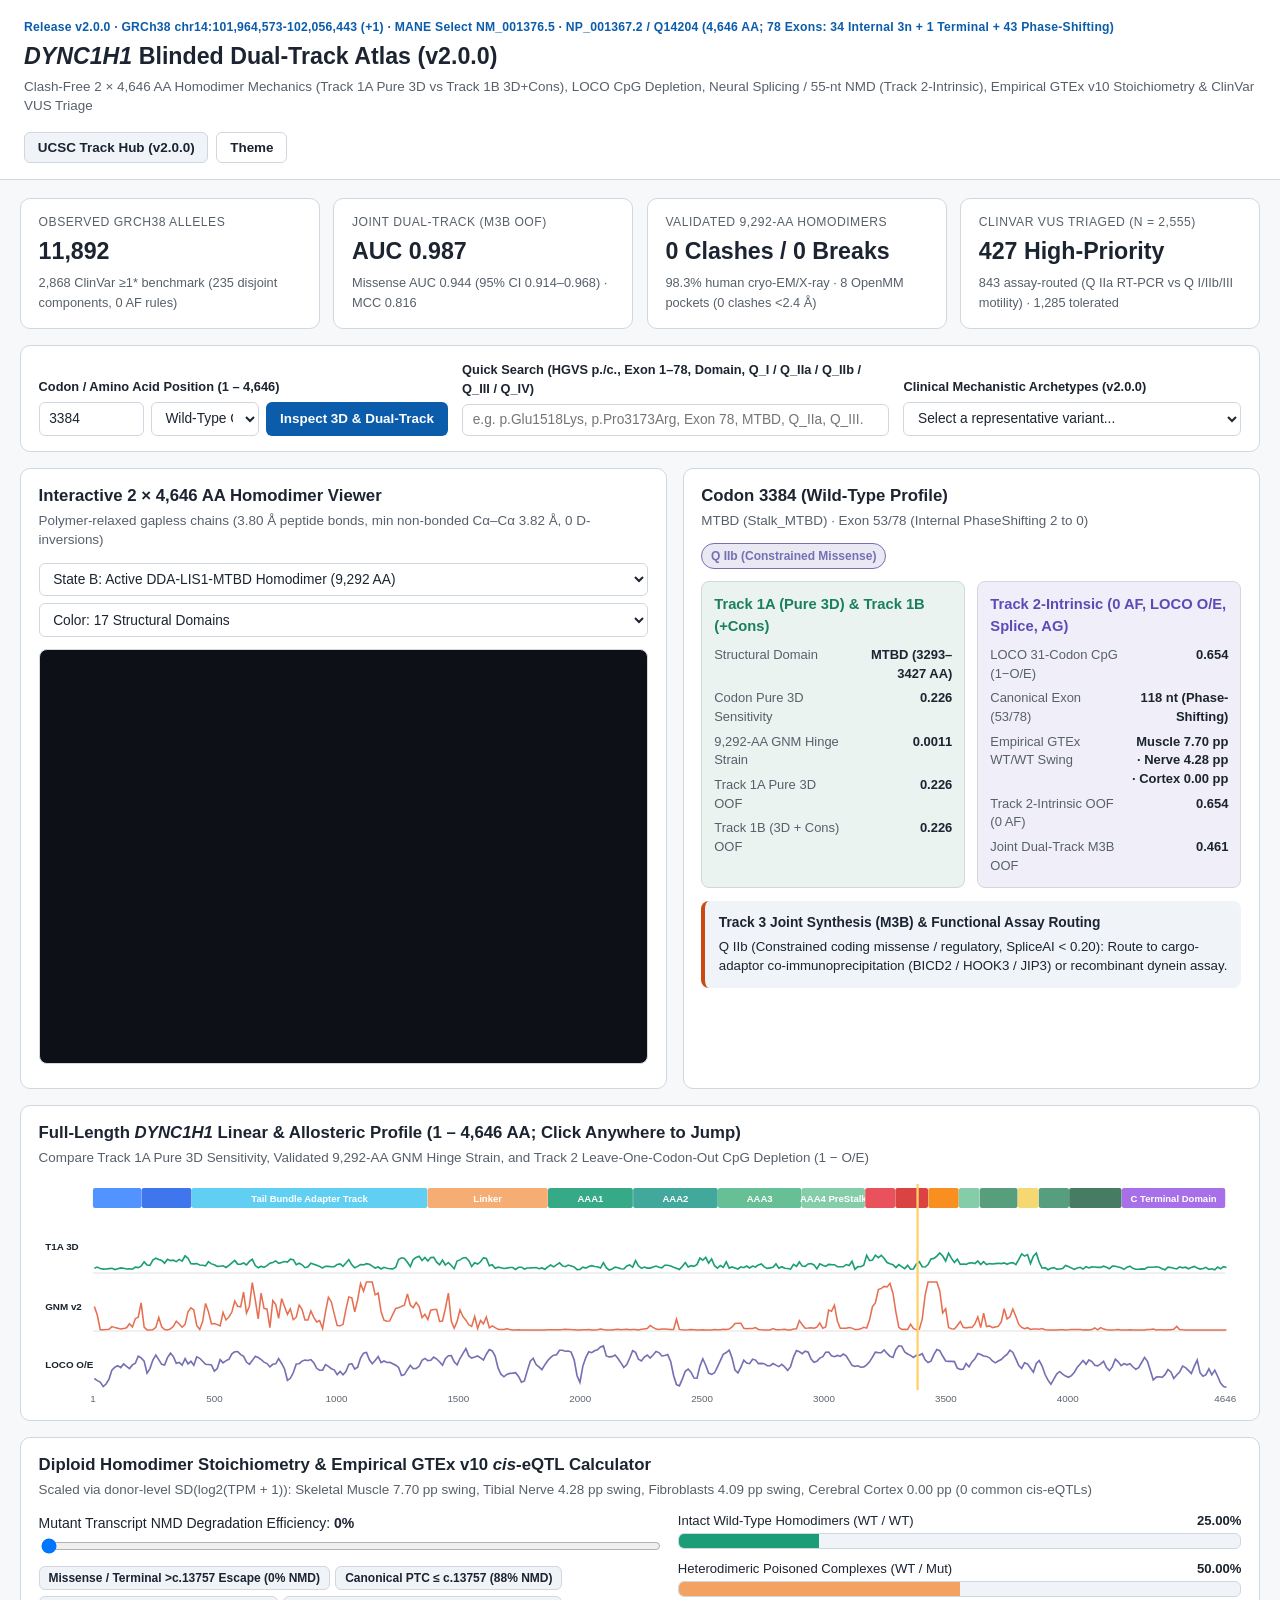
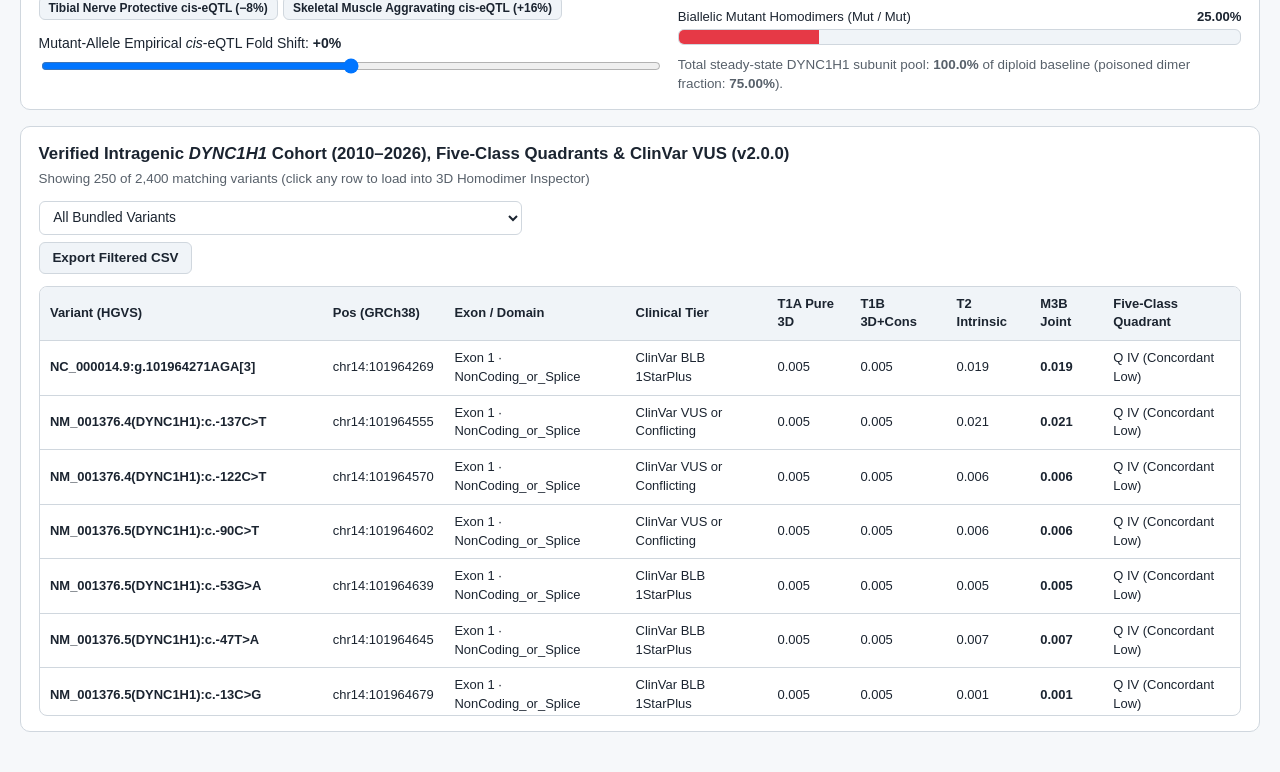
<file: webapp/index.html>
<!DOCTYPE html>
<html lang="en">
<head>
  <meta charset="UTF-8">
  <meta name="viewport" content="width=device-width, initial-scale=1.0">
  <title>DYNC1H1 Dual-Track Atlas v2.0.0 (2026) | Validated 3D Homodimer, Splicing, NMD &amp; Stoichiometry Explorer</title>
  <link rel="stylesheet" href="styles.css">
  <script src="https://3Dmol.org/build/3Dmol-min.js" defer></script>
  <script src="data/dync1h1_compact_explorer_bundle.js" defer></script>
  <script src="app.js" defer></script>
</head>
<body>
  <header class="topbar">
    <div class="topbar-inner">
      <div>
        <span class="eyebrow">Release v2.0.0 &middot; GRCh38 chr14:101,964,573-102,056,443 (+1) &middot; MANE Select NM_001376.5 &middot; NP_001367.2 / Q14204 (4,646 AA; 78 Exons: 34 Internal 3n + 1 Terminal + 43 Phase-Shifting)</span>
        <h1><em>DYNC1H1</em> Blinded Dual-Track Atlas (v2.0.0)</h1>
        <p class="subtitle">Clash-Free 2 &times; 4,646 AA Homodimer Mechanics (Track 1A Pure 3D vs Track 1B 3D+Cons), LOCO CpG Depletion, Neural Splicing / 55-nt NMD (Track 2-Intrinsic), Empirical GTEx v10 Stoichiometry &amp; ClinVar VUS Triage</p>
      </div>
      <div class="topbar-actions">
        <button type="button" id="btn-ucsc-modal" class="btn-secondary">UCSC Track Hub (v2.0.0)</button>
        <button type="button" id="btn-theme-toggle" class="btn-ghost" aria-label="Toggle color theme">Theme</button>
      </div>
    </div>
  </header>

  <main class="container">
    <!-- Summary KPI Strip -->
    <section class="kpi-grid" aria-label="Dataset and Benchmark Summary">
      <article class="kpi-card">
        <span class="kpi-label">Observed GRCh38 Alleles</span>
        <strong class="kpi-value" id="kpi-n-eval">11,892</strong>
        <span class="kpi-detail">2,868 ClinVar &ge;1* benchmark (235 disjoint components, 0 AF rules)</span>
      </article>
      <article class="kpi-card">
        <span class="kpi-label">Joint Dual-Track (M3B OOF)</span>
        <strong class="kpi-value" id="kpi-auc">AUC 0.987</strong>
        <span class="kpi-detail">Missense AUC 0.944 (95% CI 0.914&ndash;0.968) &middot; MCC 0.816</span>
      </article>
      <article class="kpi-card">
        <span class="kpi-label">Validated 9,292-AA Homodimers</span>
        <strong class="kpi-value" id="kpi-routing">0 Clashes / 0 Breaks</strong>
        <span class="kpi-detail">98.3% human cryo-EM/X-ray &middot; 8 OpenMM pockets (0 clashes &lt;2.4 &Aring;)</span>
      </article>
      <article class="kpi-card">
        <span class="kpi-label">ClinVar VUS Triaged (n = 2,555)</span>
        <strong class="kpi-value" id="kpi-vus">427 High-Priority</strong>
        <span class="kpi-detail">843 assay-routed (Q IIa RT-PCR vs Q I/IIb/III motility) &middot; 1,285 tolerated</span>
      </article>
    </section>

    <!-- Interactive Residue, Missense Substitution & Variant Lookup Bar -->
    <section class="card lookup-panel">
      <div class="lookup-grid">
        <div class="field-group">
          <label for="input-residue">Codon / Amino Acid Position (1 &ndash; 4,646)</label>
          <div class="inline-controls">
            <input type="number" id="input-residue" min="1" max="4646" value="3384" step="1">
            <select id="select-alt-aa" aria-label="Substitute amino acid">
              <option value="">Wild-Type Codon Profile</option>
            </select>
            <button type="button" id="btn-inspect-residue" class="btn-primary">Inspect 3D &amp; Dual-Track</button>
          </div>
        </div>
        <div class="field-group">
          <label for="input-search">Quick Search (HGVS p./c., Exon 1&ndash;78, Domain, Q_I / Q_IIa / Q_IIb / Q_III / Q_IV)</label>
          <input type="search" id="input-search" placeholder="e.g. p.Glu1518Lys, p.Pro3173Arg, Exon 78, MTBD, Q_IIa, Q_III...">
        </div>
        <div class="field-group">
          <label for="select-preset">Clinical Mechanistic Archetypes (v2.0.0)</label>
          <select id="select-preset">
            <option value="">Select a representative variant...</option>
          </select>
        </div>
      </div>
    </section>

    <!-- Main Two-Column Interactive Workspace: 3D Homodimer Viewer + Live Dual-Track Readout -->
    <section class="workspace-grid">
      <div class="card viewer-card">
        <div class="card-header">
          <div>
            <h2>Interactive 2 &times; 4,646 AA Homodimer Viewer</h2>
            <p class="muted" id="viewer-subtitle">Polymer-relaxed gapless chains (3.80 &Aring; peptide bonds, min non-bonded C&alpha;&ndash;C&alpha; 3.82 &Aring;, 0 D-inversions)</p>
          </div>
          <div class="viewer-controls">
            <select id="select-state" aria-label="Conformational State">
              <option value="ON">State B: Active DDA-LIS1-MTBD Homodimer (9,292 AA)</option>
              <option value="OFF">State A: Autoinhibited Phi-Particle Homodimer (9,292 AA)</option>
            </select>
            <select id="select-color-mode" aria-label="3D Coloring Scheme">
              <option value="domain">Color: 17 Structural Domains</option>
              <option value="d3d">Color: Track 1A Pure 3D Sensitivity (0 Cons)</option>
              <option value="gnm">Color: 9,292-Node Kirchhoff GNM Hinge Strain</option>
              <option value="oe">Color: Track 2 LOCO CpG Depletion (1 &minus; O/E)</option>
            </select>
          </div>
        </div>
        <div id="mol-viewer" class="mol-viewport" role="img" aria-label="Interactive 3D molecular viewer of full-length human DYNC1H1 homodimer"></div>
        <div class="viewer-legend" id="viewer-legend"></div>
      </div>

      <div class="card inspector-card">
        <div class="card-header">
          <div>
            <h2 id="inspector-title">Position Inspector: Codon 3384</h2>
            <p class="muted" id="inspector-domain">Domain &amp; Exon Context</p>
          </div>
          <span class="badge" id="inspector-quadrant-badge">Dual-Track v2.0.0</span>
        </div>

        <div class="track-split">
          <div class="track-box track1-box">
            <h3>Track 1A (Pure 3D) &amp; Track 1B (+Cons)</h3>
            <dl class="metric-list" id="dl-track1"></dl>
          </div>
          <div class="track-box track2-box">
            <h3>Track 2-Intrinsic (0 AF, LOCO O/E, Splice, AG)</h3>
            <dl class="metric-list" id="dl-track2"></dl>
          </div>
        </div>

        <div class="synthesis-banner" id="synthesis-banner">
          <h4>Track 3 Joint Synthesis (M3B) &amp; Functional Assay Routing</h4>
          <p id="synthesis-text">Loading verified v2.0.0 Dual-Track bundle...</p>
        </div>
      </div>
    </section>

    <!-- Full-Length 4,646-AA Interactive Architecture & Profile Track -->
    <section class="card">
      <div class="card-header">
        <div>
          <h2>Full-Length <em>DYNC1H1</em> Linear &amp; Allosteric Profile (1 &ndash; 4,646 AA; Click Anywhere to Jump)</h2>
          <p class="muted">Compare Track 1A Pure 3D Sensitivity, Validated 9,292-AA GNM Hinge Strain, and Track 2 Leave-One-Codon-Out CpG Depletion (1 &minus; O/E)</p>
        </div>
      </div>
      <div class="svg-track-wrap">
        <svg id="linear-profile-svg" viewBox="0 0 1160 225" preserveAspectRatio="none" aria-label="Interactive 4646 amino acid profile"></svg>
      </div>
    </section>

    <!-- Interactive Diploid Homodimer Stoichiometry & Empirical GTEx v10 cis-eQTL Calculator -->
    <section class="card stoichiometry-section">
      <div class="card-header">
        <div>
          <h2>Diploid Homodimer Stoichiometry &amp; Empirical GTEx v10 <em>cis</em>-eQTL Calculator</h2>
          <p class="muted">Scaled via donor-level SD(log2(TPM + 1)): Skeletal Muscle 7.70 pp swing, Tibial Nerve 4.28 pp swing, Fibroblasts 4.09 pp swing, Cerebral Cortex 0.00 pp (0 common cis-eQTLs)</p>
        </div>
      </div>
      <div class="stoich-grid">
        <div class="stoich-controls">
          <div class="slider-row">
            <label for="range-nmd">Mutant Transcript NMD Degradation Efficiency: <strong id="lbl-nmd-val">0%</strong></label>
            <input type="range" id="range-nmd" min="0" max="95" value="0" step="1">
            <div class="preset-pills">
              <button type="button" class="pill" data-nmd="0" data-eqtl="0">Missense / Terminal &gt;c.13757 Escape (0% NMD)</button>
              <button type="button" class="pill" data-nmd="88" data-eqtl="0">Canonical PTC &le; c.13757 (88% NMD)</button>
              <button type="button" class="pill" data-nmd="0" data-eqtl="-8">Tibial Nerve Protective cis-eQTL (&minus;8%)</button>
              <button type="button" class="pill" data-nmd="0" data-eqtl="16">Skeletal Muscle Aggravating cis-eQTL (+16%)</button>
            </div>
          </div>
          <div class="slider-row">
            <label for="range-eqtl">Mutant-Allele Empirical <em>cis</em>-eQTL Fold Shift: <strong id="lbl-eqtl-val">0%</strong></label>
            <input type="range" id="range-eqtl" min="-35" max="35" value="0" step="1">
          </div>
        </div>
        <div class="stoich-bars" id="stoich-bars"></div>
      </div>
    </section>

    <!-- Filterable Clinical & VUS Variant Explorer Table -->
    <section class="card">
      <div class="card-header">
        <div>
          <h2>Verified Intragenic <em>DYNC1H1</em> Cohort (2010&ndash;2026), Five-Class Quadrants &amp; ClinVar VUS (v2.0.0)</h2>
          <p class="muted" id="table-count-label">Click any row to inspect its clash-free 3D homodimer position, Track 1A/1B/2-Intrinsic scores, and assay routing</p>
        </div>
        <div class="table-filters">
          <select id="filter-tier" aria-label="Filter by Evidence Tier or Quadrant">
            <option value="ALL">All Bundled Variants</option>
            <option value="ClinVar_PLP_1StarPlus_Published">Published + ClinVar &ge;1* Pathogenic</option>
            <option value="ClinVar_PLP_1StarPlus">ClinVar &ge;1* Pathogenic (All)</option>
            <option value="Published_DYNC1H1_LOVD_Verified">Published DYNC1H1 / LOVD Verified</option>
            <option value="VUS_High_Priority">ClinVar VUS: High-Priority (M3B &ge; 0.80)</option>
            <option value="Q_IIa">Quadrant IIa: SpliceAI &ge;0.20 / PTV / NMD</option>
            <option value="Q_IIb">Quadrant IIb: Constrained Missense (3D-Low)</option>
            <option value="Q_III">Quadrant III: 3D Pocket / Seam (Seq-Low)</option>
            <option value="ClinVar_BLB_1StarPlus">ClinVar &ge;1* Benign / LB Controls</option>
          </select>
          <button type="button" id="btn-export-csv" class="btn-secondary">Export Filtered CSV</button>
        </div>
      </div>
      <div class="table-scroll" tabindex="0" role="region" aria-label="Variant Explorer Data Table">
        <table class="data-table">
          <thead>
            <tr>
              <th>Variant (HGVS)</th>
              <th>Pos (GRCh38)</th>
              <th>Exon / Domain</th>
              <th>Clinical Tier</th>
              <th>T1A Pure 3D</th>
              <th>T1B 3D+Cons</th>
              <th>T2 Intrinsic</th>
              <th>M3B Joint</th>
              <th>Five-Class Quadrant</th>
            </tr>
          </thead>
          <tbody id="variant-tbody"></tbody>
        </table>
      </div>
    </section>
  </main>

  <!-- Native Light-Dismiss Dialog for UCSC Genome Browser & IGV Track Hub -->
  <dialog id="dialog-ucsc" class="modal-dialog">
    <div class="modal-content">
      <div class="modal-header">
        <h2>UCSC Genome Browser Binary Track Hub &mdash; Release v2.0.0 (GRCh38)</h2>
        <button type="button" id="btn-close-modal" class="btn-ghost" aria-label="Close dialog">&times;</button>
      </div>
      <p>All five compiled binary tracks (<code>bigBed 9</code> and <code>bigWig</code>) span canonical human <em>DYNC1H1</em> (<code>chr14:101,964,573-102,056,443</code>, GRCh38/hg38) at GitHub Release <code>v2.0.0</code> (Commit <code>2803d5ed2ac509e983a9f208603b1649a173fcfa</code>):</p>
      <ul class="track-file-list">
        <li><strong>Versioned UCSC Hub URL:</strong> <code>https://raw.githubusercontent.com/drscirak-cloud/dync1h1-ucsc-trackhub-2026/v2.0.0/hub.txt</code></li>
        <li><strong>78 Canonical Exons (34 Internal 3n + 1 Terminal Exon 78 + 43 Phase-Shifting):</strong> <code>DYNC1H1_78Exons_Symmetry_and_55nt_NMD_GRCh38.bb</code></li>
        <li><strong>11,892 Observed Alleles Across 5 Quadrants (QI, QIIa, QIIb, QIII, QIV):</strong> <code>DYNC1H1_Clinical_Variants_and_VUS_4Quadrants_GRCh38.bb</code></li>
        <li><strong>Track 1A Pure 3D Homodimer Sensitivity (Zero Conservation, Zero SPDV):</strong> <code>DYNC1H1_Track1_3D_Sensitivity.bw</code></li>
        <li><strong>Validated 9,292-Node Kirchhoff GNM Hinge Strain:</strong> <code>DYNC1H1_GNM_Allosteric_Hinge_Strain.bw</code></li>
        <li><strong>Track 2 Leave-One-Codon-Out CpG Missense Depletion (1 &minus; O/E):</strong> <code>DYNC1H1_Track2_CpG_OE_Depletion.bw</code></li>
      </ul>
      <p class="muted">Launch directly in the UCSC Genome Browser (GRCh38):</p>
      <p><a href="https://genome.ucsc.edu/cgi-bin/hgTracks?db=hg38&amp;hubUrl=https://raw.githubusercontent.com/drscirak-cloud/dync1h1-ucsc-trackhub-2026/v2.0.0/hub.txt&amp;position=chr14:101964573-102056443" target="_blank" rel="noopener noreferrer">Open DYNC1H1 v2.0.0 Track Hub in UCSC Genome Browser &rarr;</a></p>
    </div>
  </dialog>
</body>
</html>
</file>
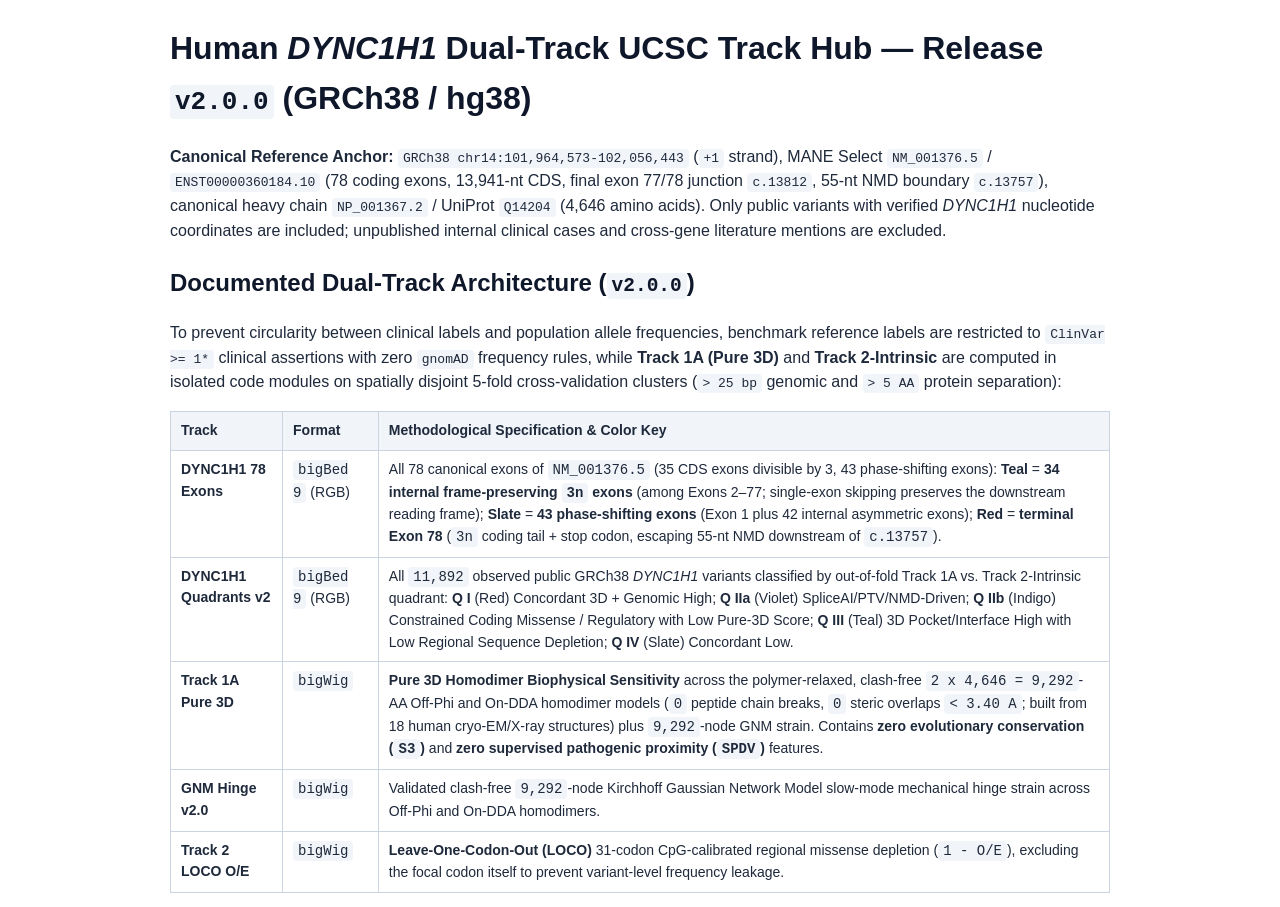
<file: description.html>
<!DOCTYPE html>
<html lang="en">
<head>
  <meta charset="utf-8">
  <title>DYNC1H1 Dual-Track UCSC Track Hub v2.0.0 (GRCh38)</title>
  <style>
    body { font-family: -apple-system, BlinkMacSystemFont, "Segoe UI", Roboto, sans-serif; max-width: 940px; margin: 24px auto; line-height: 1.55; color: #1e293b; padding: 0 16px; }
    h1, h2 { color: #0f172a; }
    table { border-collapse: collapse; width: 100%; margin: 16px 0; font-size: 14px; }
    th, td { border: 1px solid #cbd5e1; padding: 8px 10px; text-align: left; vertical-align: top; }
    th { background: #f1f5f9; }
    code { background: #f1f5f9; padding: 2px 5px; border-radius: 4px; }
  </style>
</head>
<body>
  <h1>Human <i>DYNC1H1</i> Dual-Track UCSC Track Hub — Release <code>v2.0.0</code> (GRCh38 / hg38)</h1>
  <p><b>Canonical Reference Anchor:</b> <code>GRCh38 chr14:101,964,573-102,056,443</code> (<code>+1</code> strand), MANE Select <code>NM_001376.5</code> / <code>ENST00000360184.10</code> (78 coding exons, 13,941-nt CDS, final exon 77/78 junction <code>c.13812</code>, 55-nt NMD boundary <code>c.13757</code>), canonical heavy chain <code>NP_001367.2</code> / UniProt <code>Q14204</code> (4,646 amino acids). Only public variants with verified <i>DYNC1H1</i> nucleotide coordinates are included; unpublished internal clinical cases and cross-gene literature mentions are excluded.</p>

  <h2>Documented Dual-Track Architecture (<code>v2.0.0</code>)</h2>
  <p>To prevent circularity between clinical labels and population allele frequencies, benchmark reference labels are restricted to <code>ClinVar &gt;= 1*</code> clinical assertions with zero <code>gnomAD</code> frequency rules, while <b>Track 1A (Pure 3D)</b> and <b>Track 2-Intrinsic</b> are computed in isolated code modules on spatially disjoint 5-fold cross-validation clusters (<code>&gt; 25 bp</code> genomic and <code>&gt; 5 AA</code> protein separation):</p>

  <table>
    <thead>
      <tr><th>Track</th><th>Format</th><th>Methodological Specification &amp; Color Key</th></tr>
    </thead>
    <tbody>
      <tr>
        <td><b>DYNC1H1 78 Exons</b></td>
        <td><code>bigBed 9</code> (RGB)</td>
        <td>All 78 canonical exons of <code>NM_001376.5</code> (35 CDS exons divisible by 3, 43 phase-shifting exons): <b>Teal</b> = <b>34 internal frame-preserving <code>3n</code> exons</b> (among Exons 2–77; single-exon skipping preserves the downstream reading frame); <b>Slate</b> = <b>43 phase-shifting exons</b> (Exon 1 plus 42 internal asymmetric exons); <b>Red</b> = <b>terminal Exon 78</b> (<code>3n</code> coding tail + stop codon, escaping 55-nt NMD downstream of <code>c.13757</code>).</td>
      </tr>
      <tr>
        <td><b>DYNC1H1 Quadrants v2</b></td>
        <td><code>bigBed 9</code> (RGB)</td>
        <td>All <code>11,892</code> observed public GRCh38 <i>DYNC1H1</i> variants classified by out-of-fold Track 1A vs. Track 2-Intrinsic quadrant: <b>Q I</b> (Red) Concordant 3D + Genomic High; <b>Q IIa</b> (Violet) SpliceAI/PTV/NMD-Driven; <b>Q IIb</b> (Indigo) Constrained Coding Missense / Regulatory with Low Pure-3D Score; <b>Q III</b> (Teal) 3D Pocket/Interface High with Low Regional Sequence Depletion; <b>Q IV</b> (Slate) Concordant Low.</td>
      </tr>
      <tr>
        <td><b>Track 1A Pure 3D</b></td>
        <td><code>bigWig</code></td>
        <td><b>Pure 3D Homodimer Biophysical Sensitivity</b> across the polymer-relaxed, clash-free <code>2 x 4,646 = 9,292</code>-AA Off-Phi and On-DDA homodimer models (<code>0</code> peptide chain breaks, <code>0</code> steric overlaps <code>&lt; 3.40 A</code>; built from 18 human cryo-EM/X-ray structures) plus <code>9,292</code>-node GNM strain. Contains <b>zero evolutionary conservation (<code>S3</code>)</b> and <b>zero supervised pathogenic proximity (<code>SPDV</code>)</b> features.</td>
      </tr>
      <tr>
        <td><b>GNM Hinge v2.0</b></td>
        <td><code>bigWig</code></td>
        <td>Validated clash-free <code>9,292</code>-node Kirchhoff Gaussian Network Model slow-mode mechanical hinge strain across Off-Phi and On-DDA homodimers.</td>
      </tr>
      <tr>
        <td><b>Track 2 LOCO O/E</b></td>
        <td><code>bigWig</code></td>
        <td><b>Leave-One-Codon-Out (LOCO)</b> 31-codon CpG-calibrated regional missense depletion (<code>1 - O/E</code>), excluding the focal codon itself to prevent variant-level frequency leakage.</td>
      </tr>
    </tbody>
  </table>
</body>
</html>
</file>
<file: webapp/styles.css>
:root {
  color-scheme: light dark;
  --bg: #f6f8fa;
  --surface: #ffffff;
  --surface-alt: #f0f4f8;
  --border: #d0d7de;
  --text: #1b2430;
  --muted: #57606a;
  --accent: #0b5cab;
  --t1: #1b7f5c;
  --t1-bg: rgba(27, 127, 92, 0.09);
  --t2: #5b4bb7;
  --t2-bg: rgba(91, 75, 183, 0.09);
  --joint: #c94a10;
  --danger: #b42318;
  --radius: 10px;
}

:root[data-theme="dark"] {
  --bg: #0f141a;
  --surface: #171e27;
  --surface-alt: #1f2935;
  --border: #303c4a;
  --text: #e6edf3;
  --muted: #9aa6b2;
  --accent: #58a6ff;
  --t1: #3fb984;
  --t1-bg: rgba(63, 185, 132, 0.13);
  --t2: #9d8df7;
  --t2-bg: rgba(157, 141, 247, 0.13);
  --joint: #f0883e;
  --danger: #f85149;
}

* {
  box-sizing: border-box;
}

body {
  margin: 0;
  font-family: -apple-system, BlinkMacSystemFont, "Segoe UI", Roboto, Helvetica, Arial, sans-serif;
  background: var(--bg);
  color: var(--text);
  line-height: 1.45;
  font-size: 14px;
}

.topbar {
  background: var(--surface);
  border-bottom: 1px solid var(--border);
  padding: 1rem 1.5rem;
}

.topbar-inner {
  max-width: 1420px;
  margin: 0 auto;
  display: flex;
  justify-content: space-between;
  align-items: flex-start;
  gap: 1rem;
  flex-wrap: wrap;
}

.eyebrow {
  font-size: 0.76rem;
  font-weight: 600;
  color: var(--accent);
  letter-spacing: 0.02em;
}

h1 {
  margin: 0.2rem 0;
  font-size: 1.45rem;
}

h2 {
  margin: 0;
  font-size: 1.05rem;
}

h3 {
  margin: 0 0 0.55rem 0;
  font-size: 0.92rem;
}

.subtitle, .muted {
  margin: 0.15rem 0 0 0;
  color: var(--muted);
  font-size: 0.84rem;
}

.topbar-actions {
  display: flex;
  gap: 0.5rem;
  align-items: center;
}

.container {
  max-width: 1420px;
  margin: 1.1rem auto 2.5rem auto;
  padding: 0 1.25rem;
  display: flex;
  flex-direction: column;
  gap: 1rem;
}

.kpi-grid {
  display: grid;
  grid-template-columns: repeat(auto-fit, minmax(230px, 1fr));
  gap: 0.85rem;
}

.kpi-card, .card {
  background: var(--surface);
  border: 1px solid var(--border);
  border-radius: var(--radius);
  padding: 0.95rem 1.1rem;
}

.kpi-label {
  display: block;
  font-size: 0.76rem;
  color: var(--muted);
  text-transform: uppercase;
  letter-spacing: 0.04em;
}

.kpi-value {
  display: block;
  font-size: 1.45rem;
  margin: 0.2rem 0;
}

.kpi-detail {
  font-size: 0.8rem;
  color: var(--muted);
}

.lookup-grid {
  display: grid;
  grid-template-columns: 1.15fr 1.2fr 0.95fr;
  gap: 0.9rem;
  align-items: end;
}

@media (max-width: 980px) {
  .lookup-grid, .workspace-grid, .stoich-grid {
    grid-template-columns: 1fr;
  }
}

.field-group label {
  display: block;
  font-weight: 600;
  font-size: 0.8rem;
  margin-bottom: 0.35rem;
}

.inline-controls {
  display: flex;
  gap: 0.45rem;
}

input[type="number"], input[type="search"], select {
  width: 100%;
  padding: 0.46rem 0.6rem;
  border: 1px solid var(--border);
  border-radius: 6px;
  background: var(--surface);
  color: var(--text);
  font-size: 0.86rem;
}

input[type="number"] {
  max-width: 105px;
}

button {
  cursor: pointer;
  border-radius: 6px;
  padding: 0.46rem 0.8rem;
  font-weight: 600;
  font-size: 0.84rem;
  border: 1px solid transparent;
  white-space: nowrap;
}

.btn-primary {
  background: var(--accent);
  color: #ffffff;
}

.btn-secondary {
  background: var(--surface-alt);
  color: var(--text);
  border-color: var(--border);
}

.btn-ghost {
  background: transparent;
  color: var(--text);
  border-color: var(--border);
}

.workspace-grid {
  display: grid;
  grid-template-columns: 1.12fr 1fr;
  gap: 1rem;
}

.card-header {
  display: flex;
  justify-content: space-between;
  align-items: flex-start;
  gap: 0.8rem;
  margin-bottom: 0.75rem;
  flex-wrap: wrap;
}

.viewer-controls, .table-filters {
  display: flex;
  gap: 0.45rem;
  flex-wrap: wrap;
}

.mol-viewport {
  position: relative;
  width: 100%;
  height: 415px;
  border-radius: 8px;
  border: 1px solid var(--border);
  background: #0d1117;
  overflow: hidden;
}

.viewer-legend {
  margin-top: 0.55rem;
  display: flex;
  flex-wrap: wrap;
  gap: 0.55rem;
  font-size: 0.77rem;
  color: var(--muted);
}

.legend-dot {
  display: inline-block;
  width: 9px;
  height: 9px;
  border-radius: 50%;
  margin-right: 4px;
}

.track-split {
  display: grid;
  grid-template-columns: 1fr 1fr;
  gap: 0.75rem;
}

@media (max-width: 640px) {
  .track-split {
    grid-template-columns: 1fr;
  }
}

.track-box {
  padding: 0.75rem;
  border-radius: 8px;
  border: 1px solid var(--border);
}

.track1-box {
  background: var(--t1-bg);
}

.track1-box h3 {
  color: var(--t1);
}

.track2-box {
  background: var(--t2-bg);
}

.track2-box h3 {
  color: var(--t2);
}

.metric-list {
  margin: 0;
  display: grid;
  grid-template-columns: 1.15fr 0.85fr;
  row-gap: 0.36rem;
  column-gap: 0.4rem;
  font-size: 0.81rem;
}

.metric-list dt {
  color: var(--muted);
}

.metric-list dd {
  margin: 0;
  font-weight: 600;
  text-align: right;
}

.synthesis-banner {
  margin-top: 0.8rem;
  padding: 0.75rem 0.85rem;
  border-radius: 8px;
  background: var(--surface-alt);
  border-left: 4px solid var(--joint);
}

.synthesis-banner h4 {
  margin: 0 0 0.25rem 0;
  font-size: 0.86rem;
}

.synthesis-banner p {
  margin: 0;
  font-size: 0.83rem;
}

.badge {
  display: inline-block;
  padding: 0.22rem 0.55rem;
  border-radius: 999px;
  font-size: 0.75rem;
  font-weight: 700;
  background: var(--surface-alt);
  border: 1px solid var(--border);
}

.badge-q1 { background: rgba(217, 95, 2, 0.16); color: #d95f02; border-color: #d95f02; }
.badge-q2 { background: rgba(117, 112, 179, 0.16); color: #7570b3; border-color: #7570b3; }
.badge-q3 { background: rgba(27, 158, 119, 0.16); color: #1b9e77; border-color: #1b9e77; }
.badge-q4 { background: rgba(120, 130, 140, 0.16); color: var(--muted); }

.svg-track-wrap {
  width: 100%;
  overflow-x: auto;
}

#linear-profile-svg {
  width: 100%;
  height: 225px;
  cursor: crosshair;
  display: block;
}

.stoich-grid {
  display: grid;
  grid-template-columns: 1.1fr 1fr;
  gap: 1.2rem;
  align-items: center;
}

.slider-row {
  margin-bottom: 0.8rem;
}

.slider-row input[type="range"] {
  width: 100%;
  margin-top: 0.3rem;
}

.preset-pills {
  display: flex;
  flex-wrap: wrap;
  gap: 0.35rem;
  margin-top: 0.45rem;
}

.pill {
  padding: 0.25rem 0.55rem;
  font-size: 0.75rem;
  background: var(--surface-alt);
  color: var(--text);
  border: 1px solid var(--border);
}

.bar-item {
  margin-bottom: 0.6rem;
}

.bar-top {
  display: flex;
  justify-content: space-between;
  font-size: 0.82rem;
  margin-bottom: 0.2rem;
}

.bar-track {
  height: 16px;
  border-radius: 6px;
  background: var(--surface-alt);
  overflow: hidden;
  border: 1px solid var(--border);
}

.bar-fill {
  height: 100%;
  transition: width 0.15s ease-out;
}

.table-scroll {
  max-height: 430px;
  overflow: auto;
  border: 1px solid var(--border);
  border-radius: 8px;
}

.data-table {
  width: 100%;
  border-collapse: collapse;
  font-size: 0.81rem;
}

.data-table th, .data-table td {
  padding: 0.5rem 0.65rem;
  border-bottom: 1px solid var(--border);
  text-align: left;
}

.data-table thead th {
  position: sticky;
  top: 0;
  background: var(--surface-alt);
  z-index: 2;
  font-weight: 700;
}

.data-table tbody tr:hover {
  background: var(--surface-alt);
  cursor: pointer;
}

.modal-dialog {
  border: 1px solid var(--border);
  border-radius: 12px;
  padding: 0;
  max-width: 620px;
  width: 92vw;
  background: var(--surface);
  color: var(--text);
}

.modal-dialog::backdrop {
  background: rgba(0, 0, 0, 0.5);
}

.modal-content {
  padding: 1.15rem 1.35rem;
}

.modal-header {
  display: flex;
  justify-content: space-between;
  align-items: center;
  margin-bottom: 0.6rem;
}

.track-file-list {
  padding-left: 1.2rem;
  line-height: 1.65;
}
</file>
